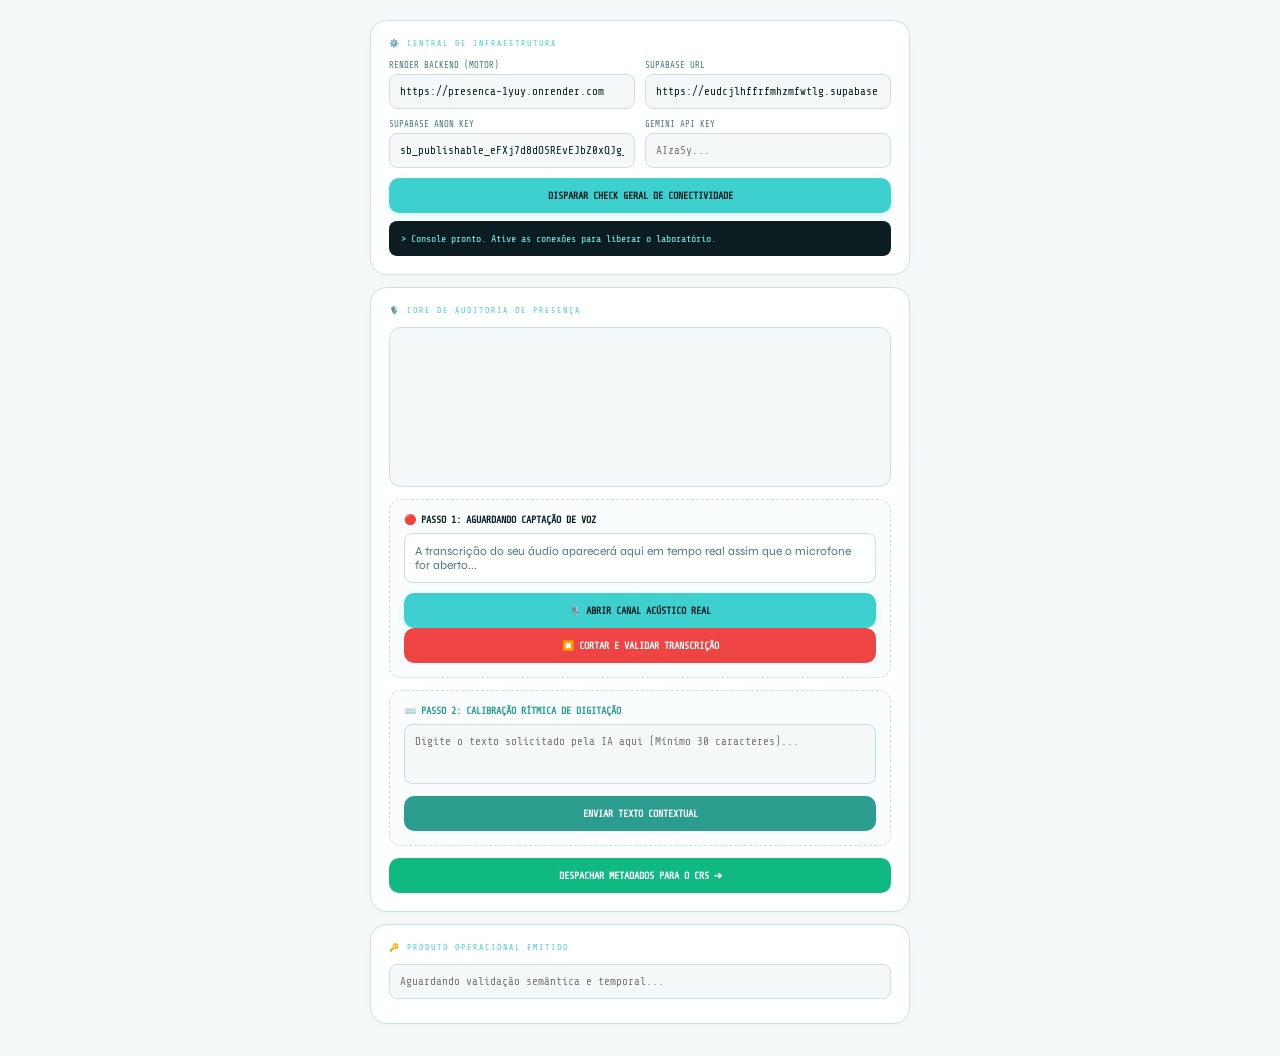
<file: estagio.html>
<!DOCTYPE html>
<html lang="pt-BR">
<head>
  <meta charset="UTF-8" />
  <meta name="viewport" content="width=device-width, initial-scale=1.0, maximum-scale=1.0, user-scalable=no" />
  <title>Elayon Presença · Laboratório v3.0</title>
  <link href="https://fonts.googleapis.com/css2?family=Syne:wght@400;700&family=Share+Tech+Mono&display=swap" rel="stylesheet" />
  <style>
    :root {
      --bg: #f4f8f8;
      --surface: #ffffff;
      --border: #c8e2e4;
      --cyan: #3ecfcf;
      --cglow: rgba(62,207,207,0.18);
      --teal: #2a9d8f;
      --text: #072024;
      --muted: #4a7a80;
      --red: #ef4444;
      --mono: 'Share Tech Mono', monospace;
      --sans: 'Syne', sans-serif;
    }
    *, *::before, *::after { box-sizing: border-box; margin: 0; padding: 0; }
    body { background: var(--bg); color: var(--text); font-family: var(--sans); padding: 20px; display: flex; flex-direction: column; align-items: center; }
    .page { width: 100%; max-width: 540px; }
    
    .card { background: var(--surface); border: 1px solid var(--border); border-radius: 16px; padding: 18px; margin-bottom: 12px; box-shadow: 0 4px 12px rgba(62,207,207,0.02); }
    .card-label { font-family: var(--mono); font-size: 8px; letter-spacing: 2px; color: var(--cyan); text-transform: uppercase; display: block; margin-bottom: 12px; }
    
    .field-grid { display: grid; grid-template-columns: 1fr 1fr; gap: 10px; margin-bottom: 10px; }
    .field-label { display: block; font-size: 9px; color: var(--muted); font-family: var(--mono); margin-bottom: 4px; text-transform: uppercase; }
    .field-input { width: 100%; padding: 10px; border: 1px solid var(--border); border-radius: 8px; font-family: var(--mono); font-size: 11px; outline: none; background: var(--bg); color: var(--text); }
    
    .chat-box { height: 160px; overflow-y: auto; background: var(--bg); border: 1px solid var(--border); border-radius: 12px; padding: 14px; display: flex; flex-direction: column; gap: 10px; margin-bottom: 12px; }
    .msg { max-width: 90%; padding: 12px; border-radius: 14px; font-size: 13px; line-height: 1.4; }
    .msg.ai { background: #e2f1f2; align-self: flex-start; border-radius: 14px 14px 14px 4px; border: 1px solid var(--border); }
    
    .secao-captura { background: #fafdfd; border: 1px dashed var(--border); border-radius: 12px; padding: 14px; margin-bottom: 12px; }
    .status-indicador { font-family: var(--mono); font-size: 10px; font-weight: bold; margin-bottom: 8px; display: block; }
    
    .caixa-transcricao { min-height: 50px; background: #ffffff; border: 1px solid var(--border); border-radius: 8px; padding: 10px; font-size: 12px; margin-bottom: 10px; color: var(--muted); }
    .caixa-transcricao.gravando { border-color: var(--red); background: #fff5f5; color: var(--text); }

    .btn { padding: 12px 16px; border: none; border-radius: 10px; font-family: var(--mono); font-size: 10px; cursor: pointer; text-transform: uppercase; font-weight: bold; transition: 0.2s; }
    .btn-cyan { background: var(--cyan); color: #072024; box-shadow: 0 4px 10px var(--cglow); }
    .btn-red { background: var(--red); color: white; }
    .btn-teal { background: var(--teal); color: white; }
    .btn-full { width: 100%; display: block; }
    
    .log-terminal { background: #0b1d20; color: #7bf5f5; font-family: var(--mono); font-size: 10px; padding: 12px; border-radius: 8px; max-height: 120px; overflow-y: auto; white-space: pre-wrap; margin-top: 8px; }
  </style>
</head>
<body>
<div class="page">

  <div class="card">
    <span class="card-label" id="panelIdentity">⚙️ CENTRAL DE INFRAESTRUTURA</span>
    <div class="field-grid">
      <div>
        <label class="field-label">Render Backend (Motor)</label>
        <input type="text" id="cfgRenderUrl" class="field-input" value="https://presenca-1yuy.onrender.com" />
      </div>
      <div>
        <label class="field-label">Supabase URL</label>
        <input type="text" id="cfgSupabaseUrl" class="field-input" value="https://eudcjlhffrfmhzmfwtlg.supabase.co" />
      </div>
    </div>
    <div class="field-grid">
      <div>
        <label class="field-label">Supabase Anon Key</label>
        <input type="text" id="cfgSupabaseKey" class="field-input" value="sb_publishable_eFXj7d8dOSREvEJbZ0xQJg_NgPCI8Nz" />
      </div>
      <div>
        <label class="field-label">Gemini API Key</label>
        <input type="password" id="cfgGeminiKey" class="field-input" placeholder="AIzaSy..." />
      </div>
    </div>
    <button class="btn btn-cyan btn-full" id="btnTestarConexoes">Disparar Check Geral de Conectividade</button>
    <div class="log-terminal" id="terminalLogs">> Console pronto. Ative as conexões para liberar o laboratório.</div>
  </div>

  <div class="card hidden" id="areaPainelSimbiotico">
    <span class="card-label">🎙️ CORE DE AUDITORIA DE PRESENÇA</span>
    
    <div class="chat-box" id="chatMensagens"></div>

    <div class="secao-captura" id="blocoAudio">
      <span class="status-indicador" id="indAudio">🔴 PASSO 1: AGUARDANDO CAPTAÇÃO DE VOZ</span>
      <div class="caixa-transcricao" id="caixaVoz">A transcrição do seu áudio aparecerá aqui em tempo real assim que o microfone for aberto...</div>
      <button class="btn btn-cyan btn-full" id="btnAcionarMic">🎙️ Abrir Canal Acústico Real</button>
      <button class="btn btn-red btn-full hidden" id="btnDesligarMic">⏹️ Cortar e Validar Transcrição</button>
    </div>

    <div class="secao-captura hidden" id="blocoTeclado">
      <span class="status-indicador" style="color: var(--teal);">⌨️ PASSO 2: CALIBRAÇÃO RÍTMICA DE DIGITAÇÃO</span>
      <textarea id="chatInputTexto" class="field-input" style="height: 60px; resize: none; margin-bottom: 8px;" placeholder="Digite o texto solicitado pela IA aqui (Mínimo 30 caracteres)..."></textarea>
      <button class="btn btn-teal btn-full" id="btnEnviarTexto">Enviar Texto Contextual</button>
    </div>

    <button class="btn btn-teal btn-full hidden" id="btnAvancarFase" style="background: #10b981;">Despachar Metadados para o CRS ➔</button>
  </div>

  <div class="card">
    <span class="card-label">🔑 PRODUTO OPERACIONAL EMITIDO</span>
    <input type="text" id="tokenSaidaFinal" class="field-input" placeholder="Aguardando validação semântica e temporal..." disabled />
    <div id="metaTempoCaixa" style="font-family: var(--mono); font-size: 9px; color: var(--muted); margin-top: 6px; text-align: center;"></div>
  </div>

</div>

<script>
  let logTerm = document.getElementById('terminalLogs');
  let reconhecimentoVoz = null;
  let bufferVoz = '';
  let metricasTempo = { inicioVoz: null, fimVoz: null, inicioTeclado: null, fimTeclado: null };
  let temposFinais = { voz: 0, teclado: 0 };

  function logger(msg) {
    logTerm.innerText += `\n[${new Date().toLocaleTimeString()}] ${msg}`;
    logTerm.scrollTop = logTerm.scrollHeight;
  }

  // CHECK DE INFRAESTRUTURA
  document.getElementById('btnTestarConexoes').addEventListener('click', async () => {
    logger("Iniciando varredura...");
    const rUrl = document.getElementById('cfgRenderUrl').value.trim();
    const gKey = document.getElementById('cfgGeminiKey').value.trim();

    try {
      const res = await fetch(`${rUrl}/`);
      const data = await res.json();
      logger(`✓ Motor (Render) Ativo: ${JSON.stringify(data)}`);
    } catch(e) {
      logger(`❌ Falha no link do Motor: ${e.message}`);
    }
    
    logger(`✓ Conectividade com a base de dados pré-validada (Chave Pública Ativa).`);

    if(gKey) {
      document.getElementById('areaPainelSimbiotico').classList.remove('hidden');
      document.getElementById('chatMensagens').innerHTML = '';
      const instrIA = "Instâncias integradas! Sou a IA especialista do repositório 'presenca'. Leia a sentença de segurança em voz alta no microfone:\n\n'Canal acústico estabelecido. Protocolo Elayon em sincronia de amostragem.'";
      const b = document.createElement('div'); b.className = 'msg ai'; b.innerText = instrIA;
      document.getElementById('chatMensagens').appendChild(b);
    } else {
      logger("❌ Chave Gemini ausente para injeção contextual.");
    }
  });

  // LÓGICA DO MICROFONE REAL
  const btnAcionarMic = document.getElementById('btnAcionarMic');
  const btnDesligarMic = document.getElementById('btnDesligarMic');
  const caixaVoz = document.getElementById('caixaVoz');

  btnAcionarMic.addEventListener('click', () => {
    const Speech = window.SpeechRecognition || window.webkitSpeechRecognition;
    if(!Speech) return alert("API de voz não suportada neste dispositivo/navegador.");

    reconhecimentoVoz = new Speech();
    reconhecimentoVoz.continuous = true;
    reconhecimentoVoz.interimResults = true;
    reconhecimentoVoz.lang = 'pt-BR';
    bufferVoz = '';

    metricasTempo.inicioVoz = Date.now();
    caixaVoz.classList.add('gravando');
    caixaVoz.innerText = "Ouvindo... Fale agora.";
    document.getElementById('indAudio').innerText = "🔴 MICROFONE ATIVO - CAPTURANDO SINAL";

    btnAcionarMic.classList.add('hidden');
    btnDesligarMic.classList.remove('hidden');

    reconhecimentoVoz.onresult = (event) => {
      let interimTranscript = '';
      for (let i = event.resultIndex; i < event.results.length; ++i) {
        if (event.results[i].isFinal) bufferVoz += event.results[i][0].transcript;
        else interimTranscript += event.results[i][0].transcript;
      }
      caixaVoz.innerText = bufferVoz || interimTranscript;
    };

    reconhecimentoVoz.onerror = (e) => logger(`⚠️ Captura acústica: ${e.error}`);
    reconhecimentoVoz.start();
  });

  btnDesligarMic.addEventListener('click', () => {
    if(reconhecimentoVoz) reconhecimentoVoz.stop();
    metricasTempo.fimVoz = Date.now();
    caixaVoz.classList.remove('gravando');
    
    temposFinais.voz = ((metricasTempo.fimVoz - metricasTempo.inicioVoz) / 1000).toFixed(1);
    document.getElementById('indAudio').innerText = `✓ PASSO 1 CONCLUÍDO (${temposFinais.voz}s)`;
    
    btnDesligarMic.classList.add('hidden');
    document.getElementById('blocoTeclado').classList.remove('hidden');
    metricasTempo.inicioTeclado = Date.now();
  });

  // LÓGICA DO TECLADO
  document.getElementById('btnEnviarTexto').addEventListener('click', () => {
    const txt = document.getElementById('chatInputTexto').value.trim();
    if(txt.length < 30) {
      alert("Por favor, digite ao menos 30 caracteres para calibrar o ritmo.");
      return;
    }
    metricasTempo.fimTeclado = Date.now();
    temposFinais.teclado = ((metricasTempo.fimTeclado - metricasTempo.inicioTeclado) / 1000).toFixed(1);
    
    document.getElementById('blocoTeclado').classList.add('hidden');
    document.getElementById('btnAvancarFase').classList.remove('hidden');
    document.getElementById('metaTempoCaixa').innerText = `Métricas Coletadas ➔ Voz: ${temposFinais.voz}s | Teclado: ${temposFinais.teclado}s`;
  });

  // DESPACHO FINAL
  document.getElementById('btnAvancarFase').addEventListener('click', async () => {
    logger("Despachando pacote simbiótico estruturado...");
    const rUrl = document.getElementById('cfgRenderUrl').value.trim();
    const gKey = document.getElementById('cfgGeminiKey').value.trim();

    const payload = {
      mensagem_usuario: document.getElementById('chatInputTexto').value.trim() || "Calibração de segurança aceita.",
      provedor: "gemini",
      api_key_externa: gKey,
      metricas_sinal: {
        silencio_voz_pct: Math.min(Math.round(temposFinais.voz * 3), 100),
        hesitacao_escrita_pct: Math.min(Math.round(temposFinais.teclado * 2), 100),
        total_intervalos: 12
      }
    };

    try {
      const response = await fetch(`${rUrl}/api/crs/processar`, {
        method: "POST",
        headers: { "Content-Type": "application/json" },
        body: JSON.stringify(payload)
      });
      const data = await response.json();
      
      if(response.ok) {
        logger(`✓ Resposta Cognitiva Recebida!`);
        document.getElementById('tokenSaidaFinal').value = "ELAYON-CALIBRADO-" + Math.random().toString(36).substring(3,11).toUpperCase();
      } else {
        logger(`❌ Erro no Motor: ${data.detail || JSON.stringify(data)}`);
      }
    } catch(err) {
      logger(`❌ Erro físico na rota: ${err.message}`);
    }
  });
</script>
</body>
</html>
</file>
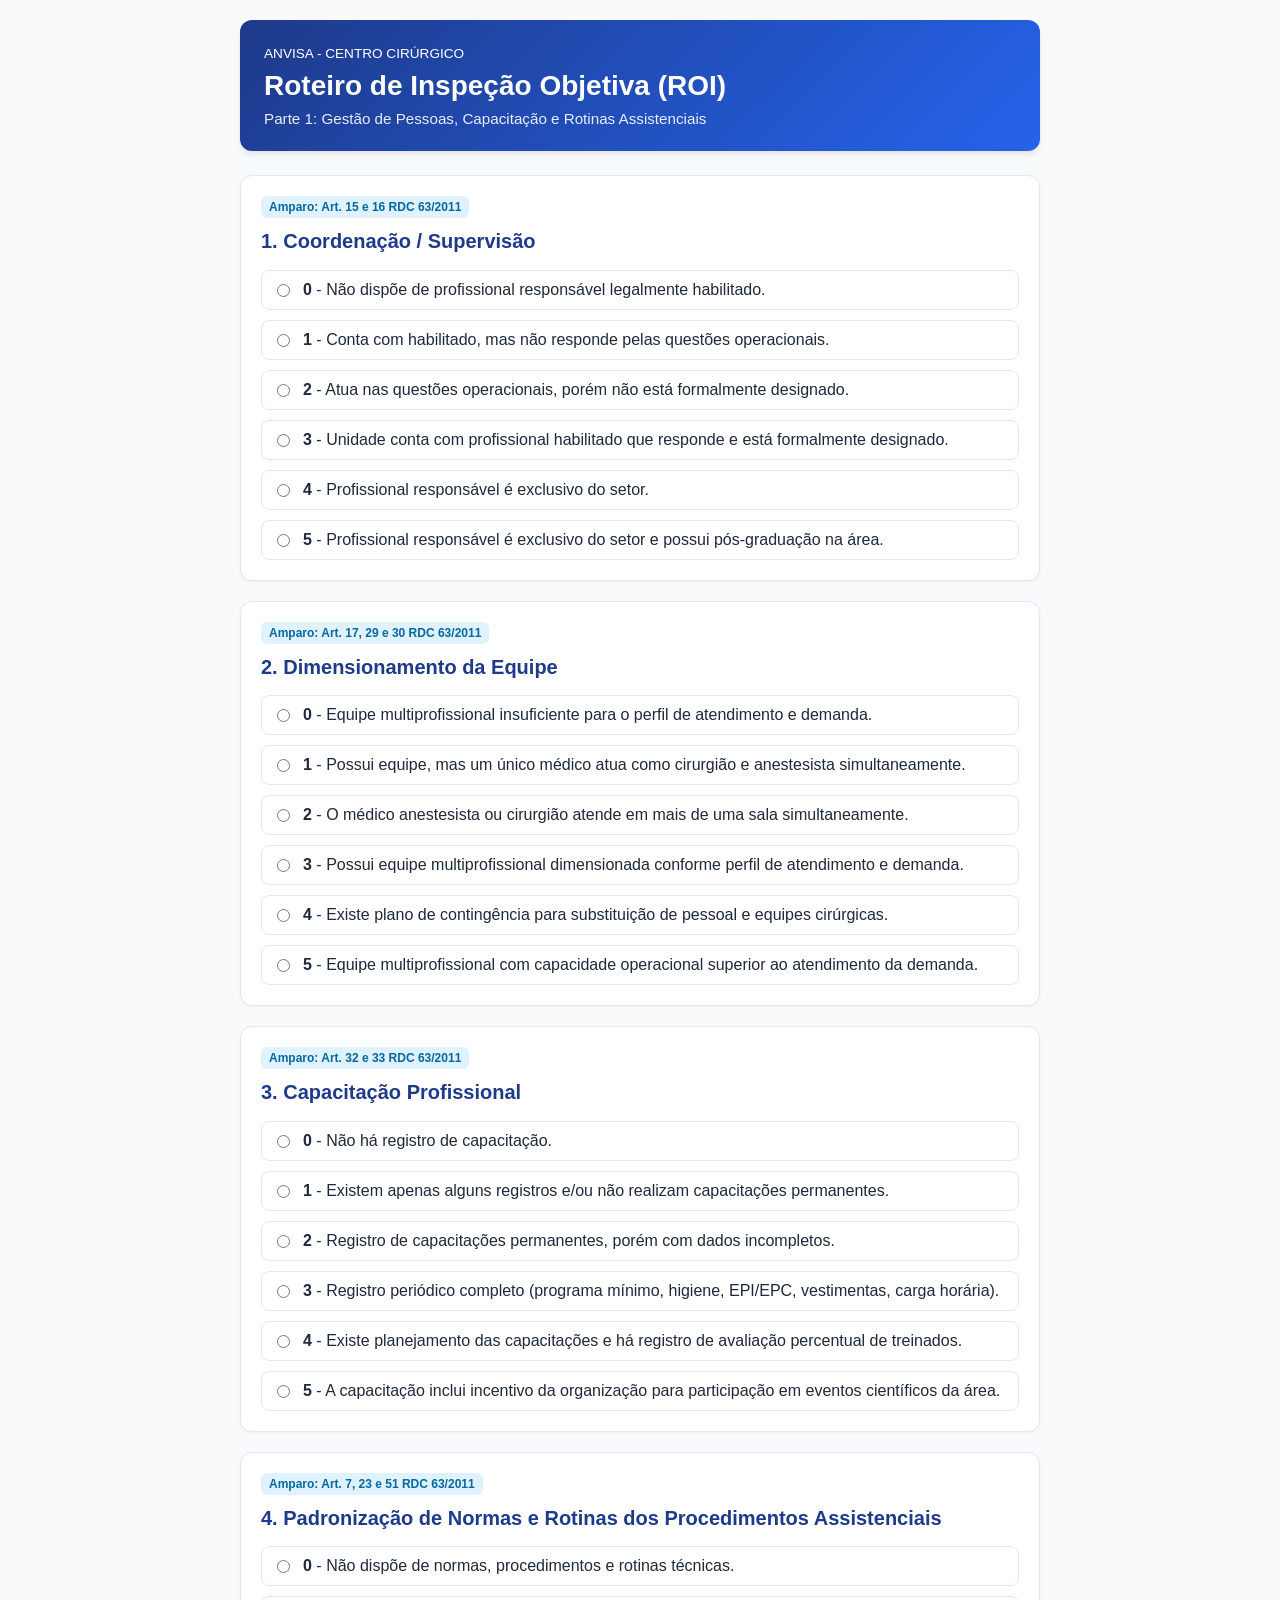
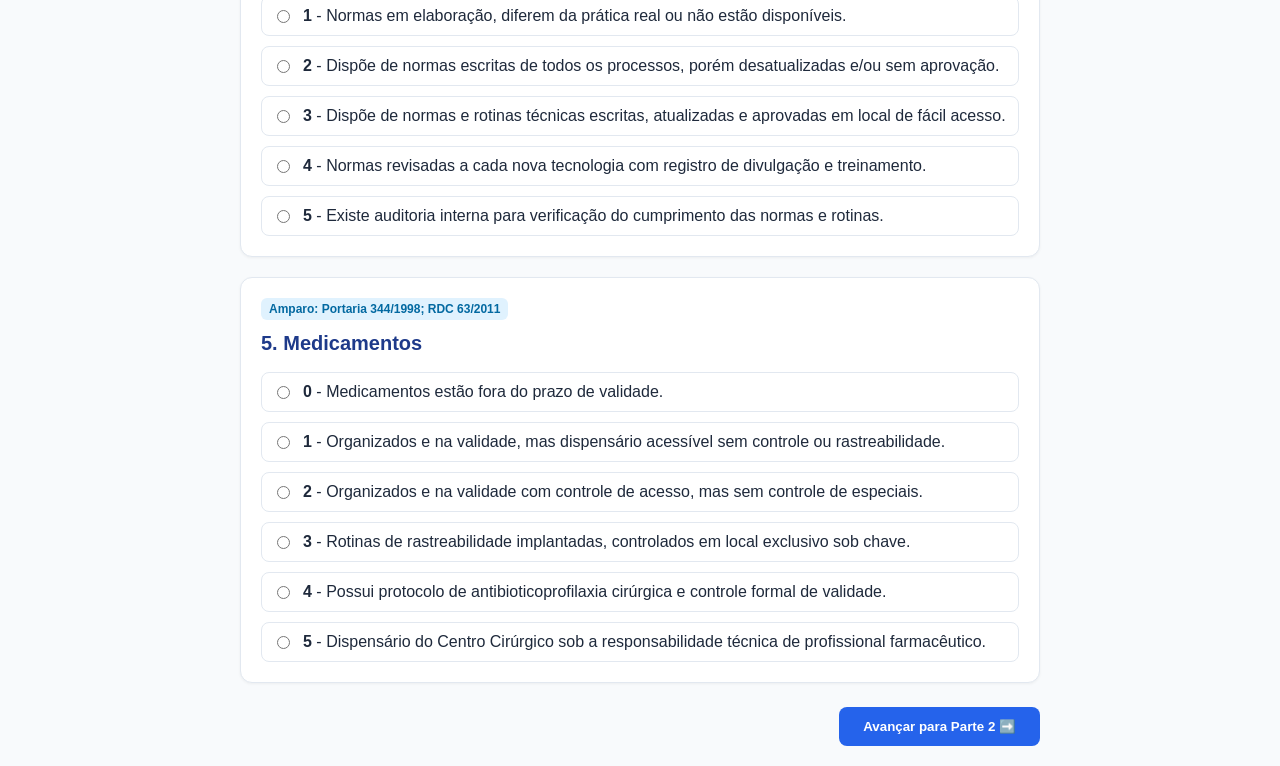
<file: index3.html>
<!DOCTYPE html>
<html lang="pt-BR">
<head>
    <meta charset="UTF-8">
    <meta name="viewport" content="width=device-width, initial-scale=1.0">
    <title>ROI - Parte 1: Pessoas e Rotinas</title>
    <style>
        :root {
            --primary: #2563eb;
            --bg: #f8fafc;
            --card-bg: #ffffff;
            --text: #1e293b;
            --border: #e2e8f0;
        }
        body { font-family: -apple-system, BlinkMacSystemFont, "Segoe UI", Roboto, sans-serif; background: var(--bg); color: var(--text); margin: 0; padding: 20px; display: flex; justify-content: center; }
        .container { max-width: 800px; width: 100%; }
        .header { background: linear-gradient(135deg, #1e3a8a, #2563eb); color: white; padding: 24px; border-radius: 12px; margin-bottom: 24px; box-shadow: 0 4px 6px -1px rgba(0,0,0,0.1); }
        .card { background: var(--card-bg); padding: 20px; border-radius: 12px; margin-bottom: 20px; border: 1px solid var(--border); box-shadow: 0 1px 3px rgba(0,0,0,0.05); }
        h2 { margin-top: 0; color: #1e3a8a; font-size: 1.25rem; }
        .badge { display: inline-block; background: #e0f2fe; color: #0369a1; padding: 4px 8px; border-radius: 6px; font-size: 0.75rem; font-weight: 600; margin-bottom: 12px; }
        .radio-group { display: flex; flex-direction: column; gap: 10px; margin-top: 12px; }
        .radio-option { display: flex; align-items: flex-start; gap: 10px; padding: 10px; border: 1px solid var(--border); border-radius: 8px; cursor: pointer; transition: all 0.2s; }
        .radio-option:hover { background: #f1f5f9; border-color: #cbd5e1; }
        .radio-option input { margin-top: 3px; }
        .nav-buttons { display: flex; justify-content: flex-end; margin-top: 24px; }
        .btn { background: var(--primary); color: white; border: none; padding: 12px 24px; border-radius: 8px; font-weight: 600; cursor: pointer; transition: background 0.2s; text-decoration: none; }
        .btn:hover { background: #1d4ed8; }
    </style>
</head>
<body>
    <div class="container">
        <div class="header">
            <span style="font-size: 0.85rem; text-transform: uppercase; tracking: 0.05em;">ANVISA - Centro Cirúrgico</span>
            <h1 style="margin: 8px 0 0 0; font-size: 1.75rem;">Roteiro de Inspeção Objetiva (ROI)</h1>
            <p style="margin: 8px 0 0 0; opacity: 0.9; font-size: 0.95rem;">Parte 1: Gestão de Pessoas, Capacitação e Rotinas Assistenciais</p>
        </div>

        <form action="parte2.html">
            <!-- Indicador 1 -->
            <div class="card">
                <span class="badge">Amparo: Art. 15 e 16 RDC 63/2011</span>
                <h2>1. Coordenação / Supervisão</h2>
                <div class="radio-group">
                    <label class="radio-option"><input type="radio" name="ind1" value="0" required> <span><strong>0</strong> - Não dispõe de profissional responsável legalmente habilitado.</span></label>
                    <label class="radio-option"><input type="radio" name="ind1" value="1"> <span><strong>1</strong> - Conta com habilitado, mas não responde pelas questões operacionais.</span></label>
                    <label class="radio-option"><input type="radio" name="ind1" value="2"> <span><strong>2</strong> - Atua nas questões operacionais, porém não está formalmente designado.</span></label>
                    <label class="radio-option"><input type="radio" name="ind1" value="3"> <span><strong>3</strong> - Unidade conta com profissional habilitado que responde e está formalmente designado.</span></label>
                    <label class="radio-option"><input type="radio" name="ind1" value="4"> <span><strong>4</strong> - Profissional responsável é exclusivo do setor.</span></label>
                    <label class="radio-option"><input type="radio" name="ind1" value="5"> <span><strong>5</strong> - Profissional responsável é exclusivo do setor e possui pós-graduação na área.</span></label>
                </div>
            </div>

            <!-- Indicador 2 -->
            <div class="card">
                <span class="badge">Amparo: Art. 17, 29 e 30 RDC 63/2011</span>
                <h2>2. Dimensionamento da Equipe</h2>
                <div class="radio-group">
                    <label class="radio-option"><input type="radio" name="ind2" value="0" required> <span><strong>0</strong> - Equipe multiprofissional insuficiente para o perfil de atendimento e demanda.</span></label>
                    <label class="radio-option"><input type="radio" name="ind2" value="1"> <span><strong>1</strong> - Possui equipe, mas um único médico atua como cirurgião e anestesista simultaneamente.</span></label>
                    <label class="radio-option"><input type="radio" name="ind2" value="2"> <span><strong>2</strong> - O médico anestesista ou cirurgião atende em mais de uma sala simultaneamente.</span></label>
                    <label class="radio-option"><input type="radio" name="ind2" value="3"> <span><strong>3</strong> - Possui equipe multiprofissional dimensionada conforme perfil de atendimento e demanda.</span></label>
                    <label class="radio-option"><input type="radio" name="ind2" value="4"> <span><strong>4</strong> - Existe plano de contingência para substituição de pessoal e equipes cirúrgicas.</span></label>
                    <label class="radio-option"><input type="radio" name="ind2" value="5"> <span><strong>5</strong> - Equipe multiprofissional com capacidade operacional superior ao atendimento da demanda.</span></label>
                </div>
            </div>

            <!-- Indicador 3 -->
            <div class="card">
                <span class="badge">Amparo: Art. 32 e 33 RDC 63/2011</span>
                <h2>3. Capacitação Profissional</h2>
                <div class="radio-group">
                    <label class="radio-option"><input type="radio" name="ind3" value="0" required> <span><strong>0</strong> - Não há registro de capacitação.</span></label>
                    <label class="radio-option"><input type="radio" name="ind3" value="1"> <span><strong>1</strong> - Existem apenas alguns registros e/ou não realizam capacitações permanentes.</span></label>
                    <label class="radio-option"><input type="radio" name="ind3" value="2"> <span><strong>2</strong> - Registro de capacitações permanentes, porém com dados incompletos.</span></label>
                    <label class="radio-option"><input type="radio" name="ind3" value="3"> <span><strong>3</strong> - Registro periódico completo (programa mínimo, higiene, EPI/EPC, vestimentas, carga horária).</span></label>
                    <label class="radio-option"><input type="radio" name="ind3" value="4"> <span><strong>4</strong> - Existe planejamento das capacitações e há registro de avaliação percentual de treinados.</span></label>
                    <label class="radio-option"><input type="radio" name="ind3" value="5"> <span><strong>5</strong> - A capacitação inclui incentivo da organização para participação em eventos científicos da área.</span></label>
                </div>
            </div>

            <!-- Indicador 4 -->
            <div class="card">
                <span class="badge">Amparo: Art. 7, 23 e 51 RDC 63/2011</span>
                <h2>4. Padronização de Normas e Rotinas dos Procedimentos Assistenciais</h2>
                <div class="radio-group">
                    <label class="radio-option"><input type="radio" name="ind4" value="0" required> <span><strong>0</strong> - Não dispõe de normas, procedimentos e rotinas técnicas.</span></label>
                    <label class="radio-option"><input type="radio" name="ind4" value="1"> <span><strong>1</strong> - Normas em elaboração, diferem da prática real ou não estão disponíveis.</span></label>
                    <label class="radio-option"><input type="radio" name="ind4" value="2"> <span><strong>2</strong> - Dispõe de normas escritas de todos os processos, porém desatualizadas e/ou sem aprovação.</span></label>
                    <label class="radio-option"><input type="radio" name="ind4" value="3"> <span><strong>3</strong> - Dispõe de normas e rotinas técnicas escritas, atualizadas e aprovadas em local de fácil acesso.</span></label>
                    <label class="radio-option"><input type="radio" name="ind4" value="4"> <span><strong>4</strong> - Normas revisadas a cada nova tecnologia com registro de divulgação e treinamento.</span></label>
                    <label class="radio-option"><input type="radio" name="ind4" value="5"> <span><strong>5</strong> - Existe auditoria interna para verificação do cumprimento das normas e rotinas.</span></label>
                </div>
            </div>

            <!-- Indicador 5 -->
            <div class="card">
                <span class="badge">Amparo: Portaria 344/1998; RDC 63/2011</span>
                <h2>5. Medicamentos</h2>
                <div class="radio-group">
                    <label class="radio-option"><input type="radio" name="ind5" value="0" required> <span><strong>0</strong> - Medicamentos estão fora do prazo de validade.</span></label>
                    <label class="radio-option"><input type="radio" name="ind5" value="1"> <span><strong>1</strong> - Organizados e na validade, mas dispensário acessível sem controle ou rastreabilidade.</span></label>
                    <label class="radio-option"><input type="radio" name="ind5" value="2"> <span><strong>2</strong> - Organizados e na validade com controle de acesso, mas sem controle de especiais.</span></label>
                    <label class="radio-option"><input type="radio" name="ind5" value="3"> <span><strong>3</strong> - Rotinas de rastreabilidade implantadas, controlados em local exclusivo sob chave.</span></label>
                    <label class="radio-option"><input type="radio" name="ind5" value="4"> <span><strong>4</strong> - Possui protocolo de antibioticoprofilaxia cirúrgica e controle formal de validade.</span></label>
                    <label class="radio-option"><input type="radio" name="ind5" value="5"> <span><strong>5</strong> - Dispensário do Centro Cirúrgico sob a responsabilidade técnica de profissional farmacêutico.</span></label>
                </div>
            </div>

            <div class="nav-buttons">
                <button type="submit" class="btn">Avançar para Parte 2 ➡️</button>
            </div>
        </form>
    </div>
</body>
</html>
</file>
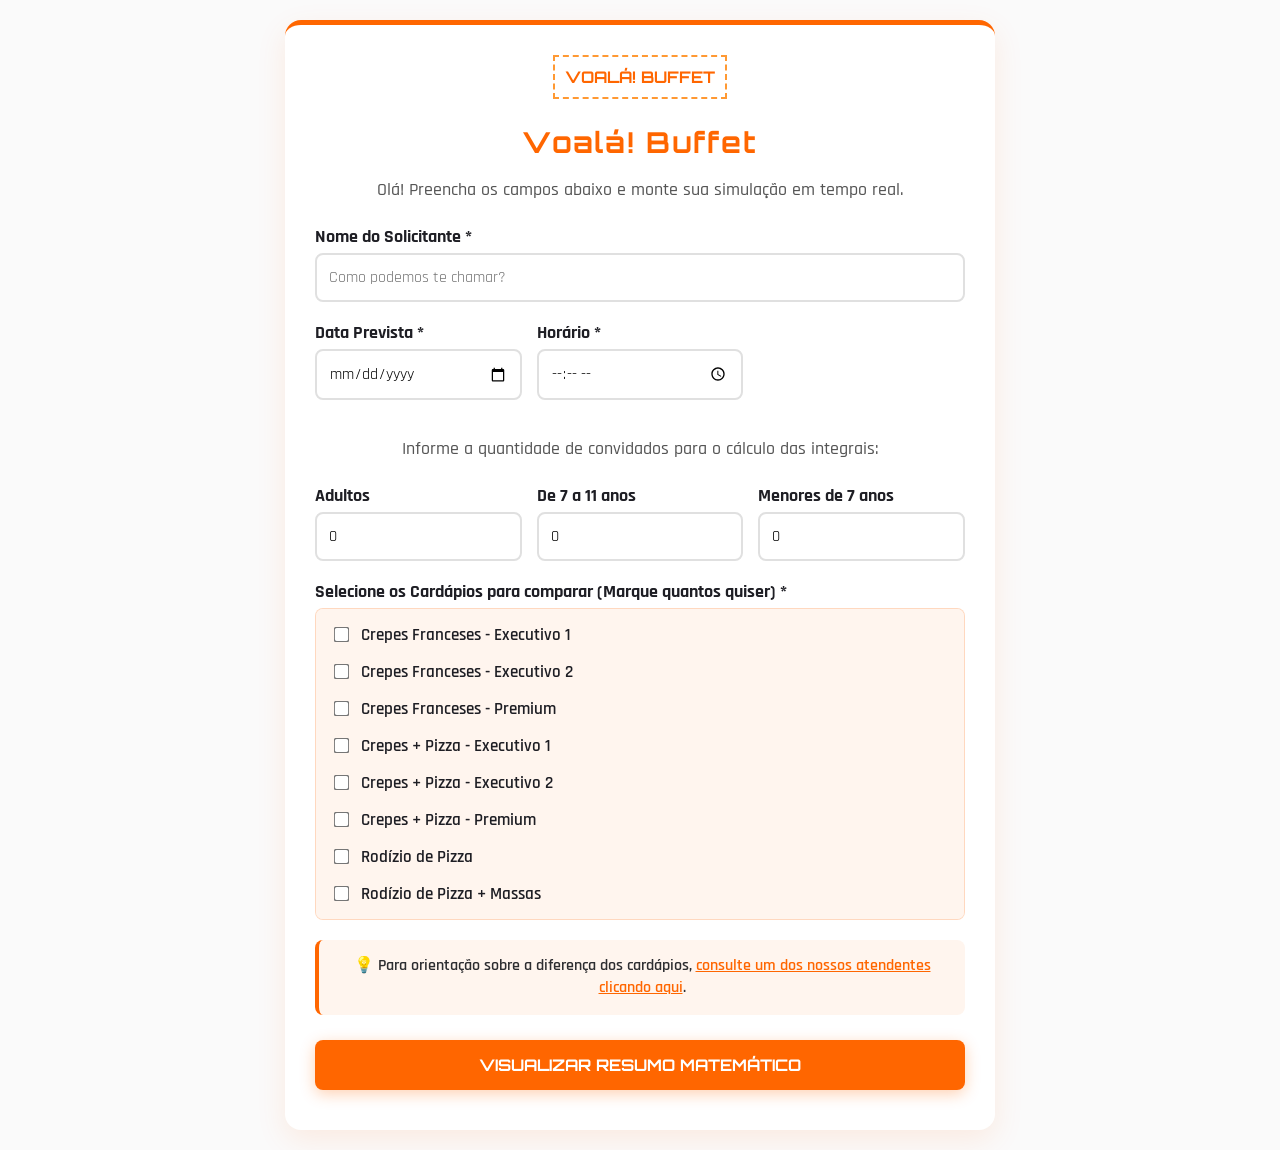
<file: orcamento-voala.html>
<!DOCTYPE html>
<html lang="pt-BR">
<head>
    <meta charset="UTF-8"> 
    <meta name="viewport" content="width=device-width, initial-scale=1.0">
    <title>Voalá! Buffet - Simulador de Orçamento Inteligente</title>
    <link href="https://fonts.googleapis.com/css2?family=Orbitron:wght@400;700&family=Rajdhani:wght@500;700&display=swap" rel="stylesheet">
    <style>
        :root {
            --orange-primary: #FF6600;
            --orange-neon: #FF9933;
            --dark-gray: #1E1E24;
            --light-bg: #FAFAFA;
            --text-dark: #2D2D30;
        }

        body {
            font-family: 'Rajdhani', sans-serif;
            background-color: var(--light-bg);
            color: var(--text-dark);
            margin: 0;
            padding: 20px;
            display: flex;
            justify-content: center;
        }

        .container {
            background: #FFFFFF;
            max-width: 650px;
            width: 100%;
            border-radius: 16px;
            box-shadow: 0 10px 30px rgba(255, 102, 0, 0.1);
            padding: 30px;
            border-top: 5px solid var(--orange-primary);
        }

        .logo-container {
            text-align: center;
            margin-bottom: 25px;
        }

        .logo-placeholder {
            max-width: 180px;
            height: auto;
            border: 2px dashed var(--orange-neon);
            padding: 10px;
            font-family: 'Orbitron', sans-serif;
            color: var(--orange-primary);
            font-weight: bold;
            display: inline-block;
        }

        h1 {
            font-family: 'Orbitron', sans-serif;
            text-align: center;
            color: var(--orange-primary);
            font-size: 1.8rem;
            margin-top: 0;
            letter-spacing: 2px;
        }

        .orientacao {
            text-align: center;
            font-size: 1.1rem;
            color: #555;
            margin-bottom: 25px;
            font-weight: 500;
        }

        .form-group {
            margin-bottom: 20px;
        }

        label {
            display: block;
            font-weight: 700;
            font-size: 1.1rem;
            margin-bottom: 5px;
            color: var(--dark-gray);
        }

        input, select {
            width: 100%;
            padding: 12px;
            border: 2px solid #E0E0E0;
            border-radius: 8px;
            font-size: 1rem;
            font-family: 'Rajdhani', sans-serif;
            box-sizing: border-box;
            transition: all 0.3s ease;
        }

        input:focus, select:focus {
            border-color: var(--orange-primary);
            outline: none;
            box-shadow: 0 0 8px rgba(255, 102, 0, 0.2);
        }

        .grid-3 {
            display: grid;
            grid-template-columns: 1fr 1fr 1fr;
            gap: 15px;
        }

        .checkbox-grid {
            display: grid;
            grid-template-columns: 1fr;
            gap: 10px;
            background: #FFF5EE;
            padding: 15px;
            border-radius: 8px;
            border: 1px solid rgba(255, 102, 0, 0.2);
            max-height: 280px;
            overflow-y: auto;
        }

        .checkbox-item {
            display: flex;
            align-items: center;
            gap: 10px;
            font-size: 1.05rem;
            font-weight: 600;
            cursor: pointer;
        }

        .checkbox-item input {
            width: auto;
            cursor: pointer;
            transform: scale(1.2);
            accent-color: var(--orange-primary);
        }

        .info-box {
            background: #FFF5EE;
            border-left: 4px solid var(--orange-primary);
            padding: 15px;
            border-radius: 8px;
            font-size: 1rem;
            margin-top: 20px;
            margin-bottom: 25px;
            line-height: 1.4;
            font-weight: 600;
            text-align: center;
        }

        .info-box a {
            color: var(--orange-primary);
            text-decoration: underline;
        }


        .btn {
            font-family: 'Orbitron', sans-serif;
            background: var(--orange-primary);
            color: #FFF;
            border: none;
            padding: 15px 25px;
            font-size: 1rem;
            font-weight: bold;
            border-radius: 8px;
            cursor: pointer;
            width: 100%;
            transition: all 0.3s ease;
            box-shadow: 0 4px 15px rgba(255, 102, 0, 0.3);
            text-transform: uppercase;
            margin-bottom: 10px;
        }

        .btn:hover {
            background: var(--orange-neon);
            transform: translateY(-2px);
        }

        .btn-ia {
            background: #8E24AA;
            box-shadow: 0 4px 15px rgba(142, 36, 170, 0.3);
            margin-top: 15px;
        }
        .btn-ia:hover {
            background: #AB47BC;
            box-shadow: 0 6px 20px rgba(171, 71, 188, 0.4);
        }

        .resultado-box {
            background: #FFFFFF;
            color: var(--text-dark);
            padding: 25px;
            border-radius: 12px;
            margin-top: 25px;
            display: none;
            border: 2px solid var(--orange-primary);
            box-shadow: 0 8px 25px rgba(255, 102, 0, 0.15);
        }

        .resultado-box h3 {
            font-family: 'Orbitron', sans-serif;
            color: var(--orange-primary);
            margin-top: 0;
            border-bottom: 2px solid var(--orange-neon);
            padding-bottom: 10px;
            text-align: center;
            letter-spacing: 1px;
        }

        .cardapio-calculado-bloco {
            background: #FFF9F5;
            border: 1px dashed var(--orange-neon);
            padding: 15px;
            border-radius: 8px;
            margin-bottom: 15px;
        }
    </style>
</head>
<body>

<div class="container">
    <div class="logo-container">
        <div class="logo-placeholder">VOALÁ! BUFFET</div>
    </div>

    <h1>Voalá! Buffet</h1>
    <p class="orientacao">Olá! Preencha os campos abaixo e monte sua simulação em tempo real.</p>

    <form id="orcamentoForm" onsubmit="event.preventDefault(); calcularOrcamento();">
        <div class="form-group">
            <label for="nome">Nome do Solicitante *</label>
            <input type="text" id="nome" placeholder="Como podemos te chamar?" required oninput="calcularOrcamento()">
        </div>

        <div class="grid-3">
            <div class="form-group">
                <label for="data">Data Prevista *</label>
                <input type="date" id="data" required onchange="calcularOrcamento()">
            </div>
            <div class="form-group">
                <label for="horario">Horário *</label>
                <input type="time" id="horario" required onchange="calcularOrcamento()">
            </div>
        </div>

        <p class="orientacao">Informe a quantidade de convidados para o cálculo das integrais:</p>

        <div class="grid-3">
            <div class="form-group">
                <label for="adultos">Adultos</label>
                <input type="number" id="adultos" value="0" min="0" oninput="calcularOrcamento()">
            </div>
            <div class="form-group">
                <label for="criancas_7_11">De 7 a 11 anos</label>
                <input type="number" id="criancas_7_11" value="0" min="0" oninput="calcularOrcamento()">
            </div>
            <div class="form-group">
                <label for="criancas_menores_7">Menores de 7 anos</label>
                <input type="number" id="criancas_menores_7" value="0" min="0" oninput="calcularOrcamento()">
            </div>
        </div>

        <div class="form-group">
            <label>Selecione os Cardápios para comparar (Marque quantos quiser) *</label>
            <div class="checkbox-grid">
                <label class="checkbox-item"><input type="checkbox" name="cardapios" value="crepe_exec1" onchange="calcularOrcamento()"> Crepes Franceses - Executivo 1</label>
                <label class="checkbox-item"><input type="checkbox" name="cardapios" value="crepe_exec2" onchange="calcularOrcamento()"> Crepes Franceses - Executivo 2</label>
                <label class="checkbox-item"><input type="checkbox" name="cardapios" value="crepe_prem" onchange="calcularOrcamento()"> Crepes Franceses - Premium</label>
                <label class="checkbox-item"><input type="checkbox" name="cardapios" value="pizza_exec1" onchange="calcularOrcamento()"> Crepes + Pizza - Executivo 1</label>
                <label class="checkbox-item"><input type="checkbox" name="cardapios" value="pizza_exec2" onchange="calcularOrcamento()"> Crepes + Pizza - Executivo 2</label>
                <label class="checkbox-item"><input type="checkbox" name="cardapios" value="pizza_prem" onchange="calcularOrcamento()"> Crepes + Pizza - Premium</label>
                <label class="checkbox-item"><input type="checkbox" name="cardapios" value="rodizio_pizza" onchange="calcularOrcamento()"> Rodízio de Pizza</label>
                <label class="checkbox-item"><input type="checkbox" name="cardapios" value="rodizio_pizza_massas" onchange="calcularOrcamento()"> Rodízio de Pizza + Massas</label>
                <label class="checkbox-item"><input type="checkbox" name="cardapios" value="infantil" onchange="calcularOrcamento()"> Buffet Infantil</label>
                <label class="checkbox-item"><input type="checkbox" name="cardapios" value="infantil_massas" onchange="calcularOrcamento()"> Buffet Infantil + Massas</label>
                <label class="checkbox-item"><input type="checkbox" name="cardapios" value="churrasco" onchange="calcularOrcamento()"> Churrasco do Chefe</label>
                <label class="checkbox-item"><input type="checkbox" name="cardapios" value="feijoada" onchange="calcularOrcamento()"> Feijoada do Voalá!</label>
            </div>
        </div>

        <div class="info-box">
            💡 Para orientação sobre a diferença dos cardápios, <a id="linkAjudaWhats" href="#" target="_blank">consulte um dos nossos atendentes clicando aqui</a>.
        </div>

        <button type="button" class="btn" onclick="calcularOrcamento()">Visualizar resumo matemático</button>
    </form>

    <div id="resultado" class="resultado-box">
        <h3>MÉTRICAS DO SISTEMA</h3>
        
        <div style="margin-bottom: 20px; font-size: 1.1rem; border-bottom: 1px solid #EEE; padding-bottom: 10px;">
            <div><strong>Cliente:</strong> <span id="resNome">-</span></div>
            <div><strong>Data/Hora:</strong> <span id="resDataHora">-</span></div>
            <div><strong>Total de Convidados:</strong> <span id="resConvidados">-</span></div>
            <div><strong>Métricas de Integrais:</strong> <span id="resIntegrais">-</span></div>
        </div>

        <div id="containerCardapiosCalculados"></div>

        <div style="margin-top: 25px;">
            <button class="btn btn-ia" id="btnGerarIa" onclick="gerarPropostaComIA()">✨ Confirmar Pedido e Criar Design Premium</button>
        </div>
    </div>
</div>

<script>

// =======================================================
    //         ESPAÇO MATRIZ: CHAVE DIVIDIDA EM DOIS TEXTOS
    // =======================================================
    const textoInicio = "AQ.Ab8RN6IFnrDy0oX73mN7rreDcrm5lo"; 
    const textoFim = "KEMsJkcjAN_MbDMbkrtg"; 

    const GEMINI_API_KEY = textoInicio + textoFim;
    // =======================================================

    const tabelaPrecos = {
        faixa_20_30: { 
            crepe_exec1: 120, crepe_exec2: 125, crepe_prem: 130, 
            pizza_exec1: 125, pizza_exec2: 130, pizza_prem: 135, 
            infantil: 110, rodizio_pizza: 110,
            churrasco: 120, feijoada: 95 
        },
        faixa_30_40: { 
            crepe_exec1: 100, crepe_exec2: 110, crepe_prem: 120, 
            pizza_exec1: 110, pizza_exec2: 120, pizza_prem: 130, 
            infantil: 100, rodizio_pizza: 100,
            churrasco: 100, feijoada: 90 
        },
        faixa_40_50: { 
            crepe_exec1: 95,  crepe_exec2: 100, crepe_prem: 105, 
            pizza_exec1: 105, pizza_exec2: 110, pizza_prem: 115, 
            infantil: 90,  rodizio_pizza: 90,
            churrasco: 95,  feijoada: 85 
        },
        faixa_acima_50: { 
            crepe_exec1: 90, crepe_exec2: 95, crepe_prem: 100, 
            pizza_exec1: 100, pizza_exec2: 105, pizza_prem: 110, 
            infantil: 90, rodizio_pizza: 90,
            churrasco: 95,  feijoada: 80 
        }
    };

    const nomesCardapios = {
        crepe_exec1: "Crepes Franceses - Executivo 1", crepe_exec2: "Crepes Franceses - Executivo 2", crepe_prem: "Crepes Franceses - Premium",
        pizza_exec1: "Crepes + Pizza - Executivo 1", pizza_exec2: "Crepes + Pizza - Executivo 2", pizza_prem: "Crepes + Pizza - Premium",
        rodizio_pizza: "Rodízio de Pizza", rodizio_pizza_massas: "Rodízio de Pizza + Massas",
        infantil: "Buffet Infantil", infantil_massas: "Buffet Infantil + Massas",
        churrasco: "Churrasco do Chefe", feijoada: "Feijoada do Voalá!"
    };

    let payloadUltimoCalculo = {};

    function atualizarLinkAjuda(nomeCliente) {
        const baseMsg = `Olá! Estou usando o simulador do Voalá! Buffet e gostaria de receber orientações sobre a diferença e detalhes dos cardápios cadastrados.`;
        const msgFinal = nomeCliente && nomeCliente !== "Não informado" ? `Olá! Me chamo ${nomeCliente}. ` + baseMsg : baseMsg;
        document.getElementById('linkAjudaWhats').href = `https://api.whatsapp.com/send?phone=5592988472009&text=${encodeURIComponent(msgFinal)}`;
    }

    atualizarLinkAjuda("");

    function calcularOrcamento() {
        const nome = document.getElementById('nome').value || "Não informado";
        const data = document.getElementById('data').value;
        const horario = document.getElementById('horario').value;
        
        const adultos = parseInt(document.getElementById('adultos').value) || 0;
        const c7_11 = parseInt(document.getElementById('criancas_7_11').value) || 0;
        const cMenor7 = parseInt(document.getElementById('criancas_menores_7').value) || 0;

        const totalIntegrais = adultos + Math.floor(c7_11 / 2) + (cMenor7 >= 6 ? Math.floor(cMenor7 / 6) : 0);
        const totalConvidados = adultos + c7_11 + cMenor7;
        const totalCriancasGeral = c7_11 + cMenor7;

        atualizarLinkAjuda(nome);

        document.getElementById('resNome').innerText = nome;
        document.getElementById('resDataHora').innerText = (data && horario) ? `${data.split('-').reverse().join('/')} às ${horario}` : "Aguardando definição...";
        document.getElementById('resConvidados').innerText = `${totalConvidados} pessoas`;
        document.getElementById('resIntegrais').innerText = `${totalIntegrais} integrais (${adultos} adultos e ${totalCriancasGeral} crianças)`;

        const checkboxes = document.querySelectorAll('input[name="cardapios"]:checked');
        const containerCalculados = document.getElementById('containerCardapiosCalculados');
        containerCalculados.innerHTML = "";

        if (checkboxes.length === 0) {
            containerCalculados.innerHTML = "<p style='color: #888; text-align: center;'>Nenhum cardápio selecionado.</p>";
            document.getElementById('resultado').style.display = 'block';
            return;
        }

        let listaResumos = [];

        checkboxes.forEach((cb) => {
            const cardapioKey = cb.value;
            let faixa = totalIntegrais >= 50 ? "faixa_acima_50" : totalIntegrais >= 40 ? "faixa_40_50" : totalIntegrais >= 30 ? "faixa_30_40" : "faixa_20_30";
            
            let precoUnitario = 100;
            let valorTotal = 0;

            if (cardapioKey === 'rodizio_pizza_massas' || cardapioKey === 'infantil_massas') {
                const precoBaseInfantil = tabelaPrecos[faixa]['infantil'] || 100;
                precoUnitario = precoBaseInfantil + 15;
                const subtotal = totalIntegrais * precoUnitario;
                valorTotal = Math.ceil(subtotal / 100) * 100;
            } else {
                precoUnitario = tabelaPrecos[faixa][cardapioKey] || 100;
                valorTotal = totalIntegrais * precoUnitario;
            }

            listaResumos.push({ nome: nomesCardapios[cardapioKey], unitario: precoUnitario, total: valorTotal });

            const bloco = document.createElement('div');
            bloco.className = "cardapio-calculado-bloco";
            bloco.innerHTML = `<strong>✨ ${nomesCardapios[cardapioKey]}</strong><br>Valor por Integral: R$ ${precoUnitario},00<br>Total do Pacote: R$ ${valorTotal},00`;
            containerCalculados.appendChild(bloco);
        });

        payloadUltimoCalculo = { nome, data, horario, totalConvidados, adultos, totalCriancasGeral, totalIntegrais, listaResumos };
        document.getElementById('resultado').style.display = 'block';
    }

    async function gerarPropostaComIA() {
        if (!GEMINI_API_KEY || GEMINI_API_KEY.includes("COLE_O_")) {
            alert("Configuração de API pendente. Insira os dois pedaços da sua chave no script do arquivo.");
            return;
        }

        const btn = document.getElementById("btnGerarIa");
        btn.innerText = "⏳ Gerando Proposta Visual...";
        btn.disabled = true;

        // Abertura imediata da janela para evitar o bloqueador de pop-ups do navegador
        const novaJanelaProposta = window.open("", "_blank");
        if (novaJanelaProposta) {
            novaJanelaProposta.document.write(`
                <html>
                <head>
                    <title>Gerando Proposta - Voalá! Buffet</title>
                    <style>
                        body { font-family: sans-serif; display: flex; justify-content: center; align-items: center; height: 100vh; margin: 0; background-color: #FAFAFA; color: #333; text-align: center; }
                        .loader { border: 5px solid #f3f3f3; border-top: 5px solid #FF6600; border-radius: 50%; width: 50px; height: 50px; animation: spin 1s linear infinite; margin: 0 auto 20px; }
                        @keyframes spin { 0% { transform: rotate(0deg); } 100% { transform: rotate(360deg); } }
                    </style>
                </head>
                <body>
                    <div>
                        <div class="loader"></div>
                        <h2>A Inteligência Artificial está montando seu catálogo premium...</h2>
                        <p>Por favor, aguarde alguns segundos.</p>
                    </div>
                </body>
                </html>
            `);
        } else {
            alert("O navegador bloqueou a janela pop-up. Por favor, permita aberturas de pop-up para este site.");
            btn.innerText = "✨ Confirmar Pedido e Criar Design Premium";
            btn.disabled = false;
            return;
        }

const promptia = `Você é um Web Designer Sênior e Projetista Comercial Executivo.
        Construa um código de página HTML completo, elegante e independente contendo uma Proposta Comercial Visual Premium (Padrão Canva/Portfólio Editorial de Vendas) para o "Voalá! Buffet".
        Utilize fontes limpas e luxuosas do Google Fonts, uma paleta sofisticada com fundo off-white/creme bem claro, tipografias pretas e detalhes em dourado escuro ou laranjas da marca.
        O layout deve conter caixas simétricas e limpas organizando os detalhes do evento fornecidos.
        Exigência fundamental: Desenvolva uma tag <style> de escopo interno contendo regras CSS robustas para impressão em folhas A4 (use quebras de páginas com page-break de forma cirúrgica para separar o miolo técnico do bloco final de encerramento).
        Retorne estritamente o código fonte HTML puro, iniciando imediatamente com <!DOCTYPE html>. Não inclua explicações de texto antes ou depois e não adicione cercados de markdown (\`\`\`).

        Métricas Operacionais Recebidas:
        - Nome do Solicitante: ${payloadUltimoCalculo.nome}
        - Data do Planejamento: ${payloadUltimoCalculo.data}
        - Janela de Horário: ${payloadUltimoCalculo.horario}h
        - Volume Total: ${payloadUltimoCalculo.totalConvidados} convidados (${payloadUltimoCalculo.adultos} adultos e ${payloadUltimoCalculo.totalCriancasGeral} crianças)
        - Base de Cálculo: ${payloadUltimoCalculo.totalIntegrais} integrais operacionais
        - Estrutura Financeira dos Cardápios Escolhidos: ${JSON.stringify(payloadUltimoCalculo.listaResumos)}
        
        Cláusula de Atendimento Básica Inclusa: Fornecimento de louças completas (inox e vidro), bebidas de linha completas com refrigerantes e sucos integrais, logística estruturada e brigada de atendimento liderada pelo Chefe Paulo Xavier.
        Validade da Proposta Comercial: 30 dias lineares. Contato Institucional: (92) 98847-2009.`;

        try {
            const resposta = await fetch(`https://generativelanguage.googleapis.com/v1beta/models/gemini-2.5-flash:generateContent?key=${GEMINI_API_KEY}`, {
                method: "POST",
                headers: { "Content-Type": "application/json" },
                body: JSON.stringify({ contents: [{ parts: [{ text: promptia }] }] })
            });

            const dadosJson = await resposta.json();

            if (!dadosJson.candidates || !dadosJson.candidates[0]) {
                throw new Error("Erro na resposta da API: " + JSON.stringify(dadosJson));
            }

            let htmlGeradoPelaIa = dadosJson.candidates[0].content.parts[0].text;
            htmlGeradoPelaIa = htmlGeradoPelaIa.replace(/```html/g, "").replace(/```/g, "").trim();

            novaJanelaProposta.document.open();
            novaJanelaProposta.document.write(htmlGeradoPelaIa);
            novaJanelaProposta.document.close();

            let cardapiosTexto = "";
            payloadUltimoCalculo.listaResumos.forEach((item) => {
                cardapiosTexto += `-%20${item.nome}:%20R$%20${item.total},00%0A`;
            });

            let msgWhats = `Olá%20Chefe%20Paulo!%20Meu%20orçamento%20estilizado%20acaba%20de%20ser%20gerado%20pelo%20sistema.%0A%0A`;
            msgWhats += `*Gostaria%20de%20confirmar%20meu%20pedido,%20entender%20as%20diferenças%20dos%20cardápios%20e%20verificar%20a%20agenda!*%0A%0A`;
            msgWhats += `•%20*Solicitante:*%20${payloadUltimoCalculo.nome}%0A`;
            msgWhats += `•%20*Data/Hora:*%20${payloadUltimoCalculo.data.split('-').reverse().join('/')}%20às%20${payloadUltimoCalculo.horario}%0A`;
            msgWhats += `•%20*Integrais:*%20${payloadUltimoCalculo.totalIntegrais}%20calculadas%0A`;
            msgWhats += `•%20*Valores%20Simulados:*%0A${cardapiosTexto}%0A`;
            msgWhats += `_A%20página%20com%20o%20design%20de%20luxo%20abriu%20aqui%20na%20minha%20tela,%20vamos%20definir%20os%20pratos!_`;

            window.open(`https://api.whatsapp.com/send?phone=5592988472009&text=${msgWhats}`, '_blank');

        } catch (erro) {
            console.error("Erro completo:", erro);
            if (novaJanelaProposta) novaJanelaProposta.close();
            alert("Ocorreu uma falha na criação do layout pela IA. Verifique o console do navegador ou a chave da API.");
        } finally {
            btn.innerText = "✨ Confirmar Pedido e Criar Design Premium";
            btn.disabled = false;
        }
    }
</script>

</body>
</html>
</file>
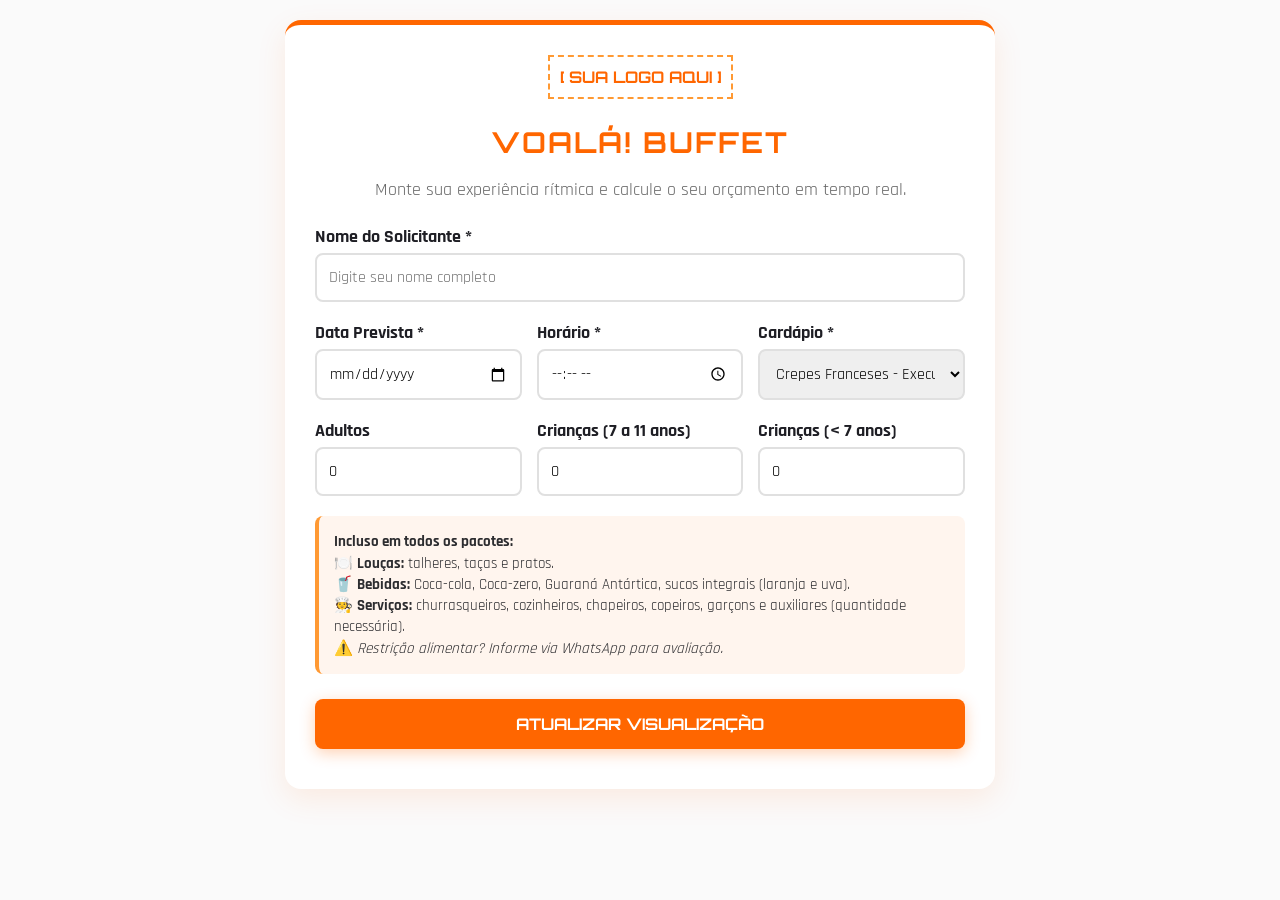
<file: orçamentos-voala.html>
<!DOCTYPE html>
<html lang="pt-BR">
<head>
    <meta charset="UTF-8">
    <meta name="viewport" content="width=device-width, initial-scale=1.0">
    <title>Voalá! - Simulador de Orçamento Futurista</title>
    <!-- Google Fonts para dar o tom moderno/futurista -->
    <link href="https://fonts.googleapis.com/css2?family=Orbitron:wght@400;700&family=Rajdhani:wght@500;700&display=swap" rel="stylesheet">
    <style>
        :root {
            --orange-primary: #FF6600;
            --orange-neon: #FF9933;
            --dark-gray: #1E1E24;
            --light-bg: #FAFAFA;
            --text-dark: #2D2D30;
        }

        body {
            font-family: 'Rajdhani', sans-serif;
            background-color: var(--light-bg);
            color: var(--text-dark);
            margin: 0;
            padding: 20px;
            display: flex;
            justify-content: center;
        }

        .container {
            background: #FFFFFF;
            max-width: 650px;
            width: 100%;
            border-radius: 16px;
            box-shadow: 0 10px 30px rgba(255, 102, 0, 0.1);
            padding: 30px;
            border-top: 5px solid var(--orange-primary);
        }

        .logo-container {
            text-align: center;
            margin-bottom: 25px;
        }

        /* LOCAL DA SUA LOGO - COLOQUE O LINK DA SUA IMAGEM NO SRC ABAIXO SE QUISER */
        .logo-placeholder {
            max-width: 180px;
            height: auto;
            border: 2px dashed var(--orange-neon);
            padding: 10px;
            font-family: 'Orbitron', sans-serif;
            color: var(--orange-primary);
            font-weight: bold;
            display: inline-block;
        }

        h1 {
            font-family: 'Orbitron', sans-serif;
            text-align: center;
            color: var(--orange-primary);
            font-size: 1.8rem;
            margin-top: 0;
            letter-spacing: 2px;
        }

        .orientacao {
            text-align: center;
            font-size: 1.1rem;
            color: #666;
            margin-bottom: 25px;
        }

        .form-group {
            margin-bottom: 20px;
        }

        label {
            display: block;
            font-weight: 700;
            font-size: 1.1rem;
            margin-bottom: 5px;
            color: var(--dark-gray);
        }

        input, select {
            width: 100%;
            padding: 12px;
            border: 2px solid #E0E0E0;
            border-radius: 8px;
            font-size: 1rem;
            font-family: 'Rajdhani', sans-serif;
            box-sizing: border-box;
            transition: all 0.3s ease;
        }

        input:focus, select:focus {
            border-color: var(--orange-primary);
            outline: none;
            box-shadow: 0 0 8px rgba(255, 102, 0, 0.2);
        }

        .grid-3 {
            display: grid;
            grid-template-columns: 1fr 1fr 1fr;
            gap: 15px;
        }

        .info-box {
            background: #FFF5EE;
            border-left: 4px solid var(--orange-neon);
            padding: 15px;
            border-radius: 8px;
            font-size: 0.95rem;
            margin-bottom: 25px;
            line-height: 1.4;
        }

        .btn {
            font-family: 'Orbitron', sans-serif;
            background: var(--orange-primary);
            color: #FFF;
            border: none;
            padding: 15px 25px;
            font-size: 1rem;
            font-weight: bold;
            border-radius: 8px;
            cursor: pointer;
            width: 100%;
            transition: all 0.3s ease;
            box-shadow: 0 4px 15px rgba(255, 102, 0, 0.3);
            text-transform: uppercase;
            margin-bottom: 10px;
        }

        .btn:hover {
            background: var(--orange-neon);
            transform: translateY(-2px);
            box-shadow: 0 6px 20px rgba(255, 153, 51, 0.4);
        }

        .btn-whatsapp {
            background: #25D366;
            box-shadow: 0 4px 15px rgba(37, 211, 102, 0.3);
        }
        .btn-whatsapp:hover {
            background: #20BA5A;
            box-shadow: 0 6px 20px rgba(32, 186, 90, 0.4);
        }

        .resultado-box {
            background: var(--dark-gray);
            color: #FFF;
            padding: 25px;
            border-radius: 12px;
            margin-top: 25px;
            display: none;
            border-bottom: 4px solid var(--orange-primary);
        }

        .resultado-box h3 {
            font-family: 'Orbitron', sans-serif;
            color: var(--orange-neon);
            margin-top: 0;
            border-bottom: 1px solid #444;
            padding-bottom: 10px;
        }

        .resultado-item {
            display: flex;
            justify-content: space-between;
            margin-bottom: 12px;
            font-size: 1.1rem;
        }

        .total-item {
            font-family: 'Orbitron', sans-serif;
            font-size: 1.4rem;
            color: var(--orange-neon);
            border-top: 1px dashed #555;
            padding-top: 15px;
            margin-top: 15px;
        }

        .whatsapp-link {
            text-decoration: none;
        }
    </style>
</head>
<body>

<div class="container">
    <div class="logo-container">
        <!-- ALTERE AQUI: Substitua a tag abaixo pela sua logo real quando quiser, ex: <img src="sualogo.png"> -->
        <div class="logo-placeholder">[ SUA LOGO AQUI ]</div>
    </div>

    <h1>VOALÁ! BUFFET</h1>
    <p class="orientacao">Monte sua experiência rítmica e calcule o seu orçamento em tempo real.</p>

    <form id="orcamentoForm" onsubmit="event.preventDefault(); calcularOrcamento();">
        <div class="form-group">
            <label for="nome">Nome do Solicitante *</label>
            <input type="text" id="nome" placeholder="Digite seu nome completo" required>
        </div>

        <div class="grid-3">
            <div class="form-group">
                <label for="data">Data Prevista *</label>
                <input type="date" id="data" required>
            </div>
            <div class="form-group">
                <label for="horario">Horário *</label>
                <input type="time" id="horario" required>
            </div>
            <div class="form-group">
                <label for="cardapio">Cardápio *</label>
                <select id="cardapio" required onchange="calcularOrcamento()">
                    <option value="crepe_exec1">Crepes Franceses - Executivo 1</option>
                    <option value="crepe_exec2">Crepes Franceses - Executivo 2</option>
                    <option value="crepe_prem">Crepes Franceses - Premium</option>
                    <option value="pizza_exec1">Crepes + Pizza - Executivo 1</option>
                    <option value="pizza_exec2">Crepes + Pizza - Executivo 2</option>
                    <option value="pizza_prem">Crepes + Pizza - Premium</option>
                    <option value="infantil">Buffet Infantil</option>
                    <option value="infantil_massas">Buffet Infantil + 2 Massas</option>
                    <option value="rodizio_pizza">Rodízio de Pizzas</option>
                    <option value="rodizio_massas">Rodízio de Pizzas + 2 Massas</option>
                    <option value="churrasco">Churrasco do Chefe</option>
                    <option value="feijoada">Feijoada do Voalá!</option>
                    <option value="personalizado">Cardápio Personalizado (A definir)</option>
                </select>
            </div>
        </div>

        <div class="grid-3">
            <div class="form-group">
                <label for="adultos">Adultos</label>
                <input type="number" id="adultos" value="0" min="0" oninput="calcularOrcamento()">
            </div>
            <div class="form-group">
                <label for="criancas_7_11">Crianças (7 a 11 anos)</label>
                <input type="number" id="criancas_7_11" value="0" min="0" oninput="calcularOrcamento()">
            </div>
            <div class="form-group">
                <label for="criancas_menores_7">Crianças (< 7 anos)</label>
                <input type="number" id="criancas_menores_7" value="0" min="0" oninput="calcularOrcamento()">
            </div>
        </div>

        <div class="info-box">
            <strong>Incluso em todos os pacotes:</strong><br>
            🍽️ <strong>Louças:</strong> talheres, taças e pratos.<br>
            🥤 <strong>Bebidas:</strong> Coca-cola, Coca-zero, Guaraná Antártica, sucos integrais (laranja e uva).<br>
            🧑‍🍳 <strong>Serviços:</strong> churrasqueiros, cozinheiros, chapeiros, copeiros, garçons e auxiliares (quantidade necessária).<br>
            ⚠️ <em>Restrição alimentar? Informe via WhatsApp para avaliação.</em>
        </div>

        <button type="button" class="btn" onclick="calcularOrcamento()">Atualizar Visualização</button>
    </form>

    <div id="resultado" class="resultado-box">
        <h3>ORÇAMENTO FUTURISTA ELAION</h3>
        <div class="resultado-item">
            <span>Solicitante:</span>
            <strong id="resNome">-</strong>
        </div>
        <div class="resultado-item">
            <span>Data e Hora:</span>
            <strong id="resDataHora">-</strong>
        </div>
        <div class="resultado-item">
            <span>Total de Convidados:</span>
            <strong id="resConvidados">-</strong>
        </div>
        <div class="resultado-item">
            <span>Cálculo de Integrais:</span>
            <strong id="resIntegrais">-</strong>
        </div>
        <div class="resultado-item">
            <span>Valor por Integral:</span>
            <strong id="resValorUnitario">-</strong>
        </div>
        <div class="resultado-item total-item">
            <span>VALOR TOTAL TOTAL:</span>
            <strong id="resTotal">-</strong>
        </div>

        <div style="margin-top: 20px;">
            <a id="whatsappLink" href="#" target="_blank" class="whatsapp-link">
                <button class="btn btn-whatsapp">Confirmar Pedido e Verificar Agenda 🚀</button>
            </a>
        </div>
    </div>
</div>

<script>
    // Banco de dados de Preços estruturado por faixas de Integrais
    const tabelaPrecos = {
        faixa_20_30: { crepe_exec1: 120, crepe_exec2: 125, crepe_prem: 130, pizza_exec1: 125, pizza_exec2: 130, pizza_prem: 135, infantil: 110, infantil_massas: 125, rodizio_pizza: 110, rodizio_massas: 125, churrasco: 120, feijoada: 95 },
        faixa_30_40: { crepe_exec1: 100, crepe_exec2: 110, crepe_prem: 120, pizza_exec1: 110, pizza_exec2: 120, pizza_prem: 130, infantil: 100, infantil_massas: 110, rodizio_pizza: 100, rodizio_massas: 110, churrasco: 100, feijoada: 90 },
        faixa_40_50: { crepe_exec1: 95,  crepe_exec2: 100, crepe_prem: 105, pizza_exec1: 105, pizza_exec2: 110, pizza_prem: 115, infantil: 90,  infantil_massas: 100, rodizio_pizza: 90,  rodizio_massas: 100, churrasco: 95,  feijoada: 85 },
        faixa_acima_50: { crepe_exec1: 90, crepe_exec2: 95, crepe_prem: 100, pizza_exec1: 100, pizza_exec2: 105, pizza_prem: 110, infantil: 90, infantil_massas: 95,  rodizio_pizza: 90,  rodizio_massas: 100, churrasco: 95,  feijoada: 80 }
    };

    function calcularOrcamento() {
        const nome = document.getElementById('nome').value || "Não informado";
        const data = document.getElementById('data').value;
        const horario = document.getElementById('horario').value;
        const cardapio = document.getElementById('cardapio').value;
        
        const adultos = parseInt(document.getElementById('adultos').value) || 0;
        const c7_11 = parseInt(document.getElementById('criancas_7_11').value) || 0;
        const cMenor7 = parseInt(document.getElementById('criancas_menores_7').value) || 0;

        // Regra de Cálculo de Integrais
        const integralAdultos = adultos;
        const integralC7_11 = Math.floor(c7_11 / 2);
        const integralCMenor7 = cMenor7 >= 6 ? Math.floor(cMenor7 / 6) : 0;

        const totalIntegrais = integralAdultos + integralC7_11 + integralCMenor7;
        const totalConvidados = adultos + c7_11 + cMenor7;
        const totalCriancasGeral = c7_11 + cMenor7;

        // Determinação do preço unitário baseado nas faixas de Integrais
        let precoUnitario = 0;
        let precisaAvaliar = false;
        let faixa = "";

        if (cardapio === "personalizado") {
            precisaAvaliar = true;
        } else if (totalIntegrais < 20) {
            precisaAvaliar = true;
        } else if (totalIntegrais >= 20 && totalIntegrais < 30) {
            faixa = "faixa_20_30";
        } else if (totalIntegrais >= 30 && totalIntegrais < 40) {
            faixa = "faixa_30_40";
        } else if (totalIntegrais >= 40 && totalIntegrais < 50) {
            faixa = "faixa_40_50";
        } else {
            faixa = "faixa_acima_50";
        }

        if (!precisaAvaliar && faixa) {
            precoUnitario = tabelaPrecos[faixa][cardapio];
        }

        const valorTotal = totalIntegrais * precoUnitario;

        // Renderização do painel de resultados
        document.getElementById('resNome').innerText = nome;
        document.getElementById('resDataHora').innerText = (data && horario) ? `${data.split('-').reverse().join('/')} às ${horario}` : "Defina data e horário";
        document.getElementById('resConvidados').innerText = `${totalConvidados} pessoas`;
        document.getElementById('resIntegrais').innerText = `${totalIntegrais} integrais (${adultos} adultos e ${totalCriancasGeral} crianças)`;
        
        if (precisaAvaliar) {
            document.getElementById('resValorUnitario').innerText = "Sob consulta";
            document.getElementById('resTotal').innerText = "Avaliar via WhatsApp";
        } else {
            document.getElementById('resValorUnitario').innerText = `R$ ${precoUnitario},00`;
            document.getElementById('resTotal').innerText = `R$ ${valorTotal},00`;
        }

        // Geração do texto formatado para o WhatsApp
        const nomeCardapioSelect = document.getElementById('cardapio').options[document.getElementById('cardapio').selectedIndex].text;
        let msgWhatsapp = `Gostaria de confirmar meu pedido.%0A%0A`;
        msgWhatsapp += `*Solicitante:* ${nome}%0A`;
        msgWhatsapp += `*Data/Hora:* ${data} às ${horario}%0A`;
        msgWhatsapp += `*Cardápio:* ${nomeCardapioSelect}%0A`;
        msgWhatsapp += `*Convidados:* ${totalConvidados} (Adultos: ${adultos}, 7-11a: ${c7_11}, <7a: ${cMenor7})%0A`;
        msgWhatsapp += `*Integrais Calculadas:* ${totalIntegrais} integrais (${adultos} adultos e ${totalCriancasGeral} crianças)%0A`;
        msgWhatsapp += precisaAvaliar ? `*Valor:* A definir via avaliação manual.` : `*Valor Total:* R$ ${valorTotal},00`;

        document.getElementById('whatsappLink').href = `https://wa.me/5592988472009?text=${msgWhatsapp}`;
        document.getElementById('resultado').style.display = 'block';
    }
</script>

</body>
</html>
</file>
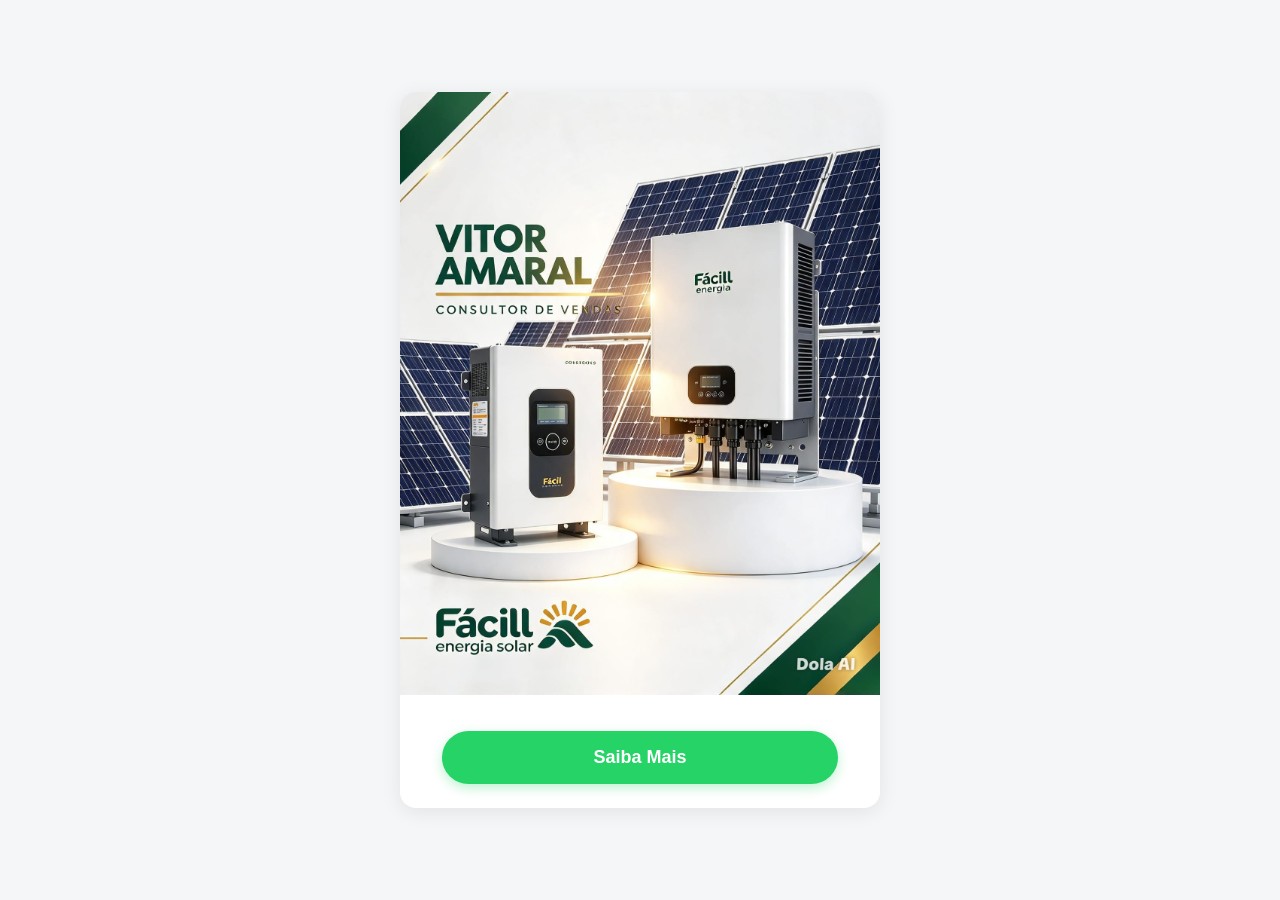
<file: painel-solar.html>
<!DOCTYPE html>
<html lang="pt-BR">
<head>
    <meta charset="UTF-8">
    <meta name="viewport" content="width=device-width, initial-scale=1.0">
    <title>Vitor Amaral - Consultor de Vendas Energia Solar</title>
    <style>
        * {
            box-sizing: border-box;
            margin: 0;
            padding: 0;
        }
        body {
            font-family: -apple-system, BlinkMacSystemFont, "Segoe UI", Roboto, Helvetica, Arial, sans-serif;
            background-color: #f4f6f8;
            display: flex;
            justify-content: center;
            align-items: center;
            min-height: 100vh;
            padding: 16px;
        }
        .card-container {
            background-color: #ffffff;
            border-radius: 16px;
            box-shadow: 0 4px 20px rgba(0, 0, 0, 0.08);
            max-width: 480px;
            width: 100%;
            overflow: hidden;
            text-align: center;
            padding-bottom: 24px;
        }
        .banner-img {
            width: 100%;
            height: auto;
            display: block;
        }
        .content {
            padding: 20px 20px 0 20px;
        }
        .btn-whatsapp {
            display: inline-flex;
            align-items: center;
            justify-content: center;
            gap: 10px;
            background-color: #25D366;
            color: #ffffff;
            font-size: 18px;
            font-weight: bold;
            text-decoration: none;
            padding: 16px 28px;
            border-radius: 50px;
            margin-top: 16px;
            width: 90%;
            box-shadow: 0 4px 12px rgba(37, 211, 102, 0.3);
            transition: transform 0.2s ease, background-color 0.2s ease;
        }
        .btn-whatsapp:hover {
            background-color: #1ebc57;
            transform: translateY(-2px);
        }
        .btn-whatsapp:active {
            transform: translateY(0);
        }
    </style>
</head>
<body>

    <div class="card-container">
        <!-- Foto centralizada do repositório -->
        <img src="IMG-20261018-WA0002.jpg" alt="Vitor Amaral - Fácill Energia Solar" class="banner-img">

        <div class="content">
            <!-- Botão com link direto para o WhatsApp -->
            <a href="https://wa.me/5592982674019?text=Ol%C3%A1!%20Quero%20saber%20mais%20sobre%20instala%C3%A7%C3%A3o%20de%20pain%C3%A9is%20solares." target="_blank" class="btn-whatsapp">
                Saiba Mais
            </a>
        </div>
    </div>

</body>
</html>
</file>
